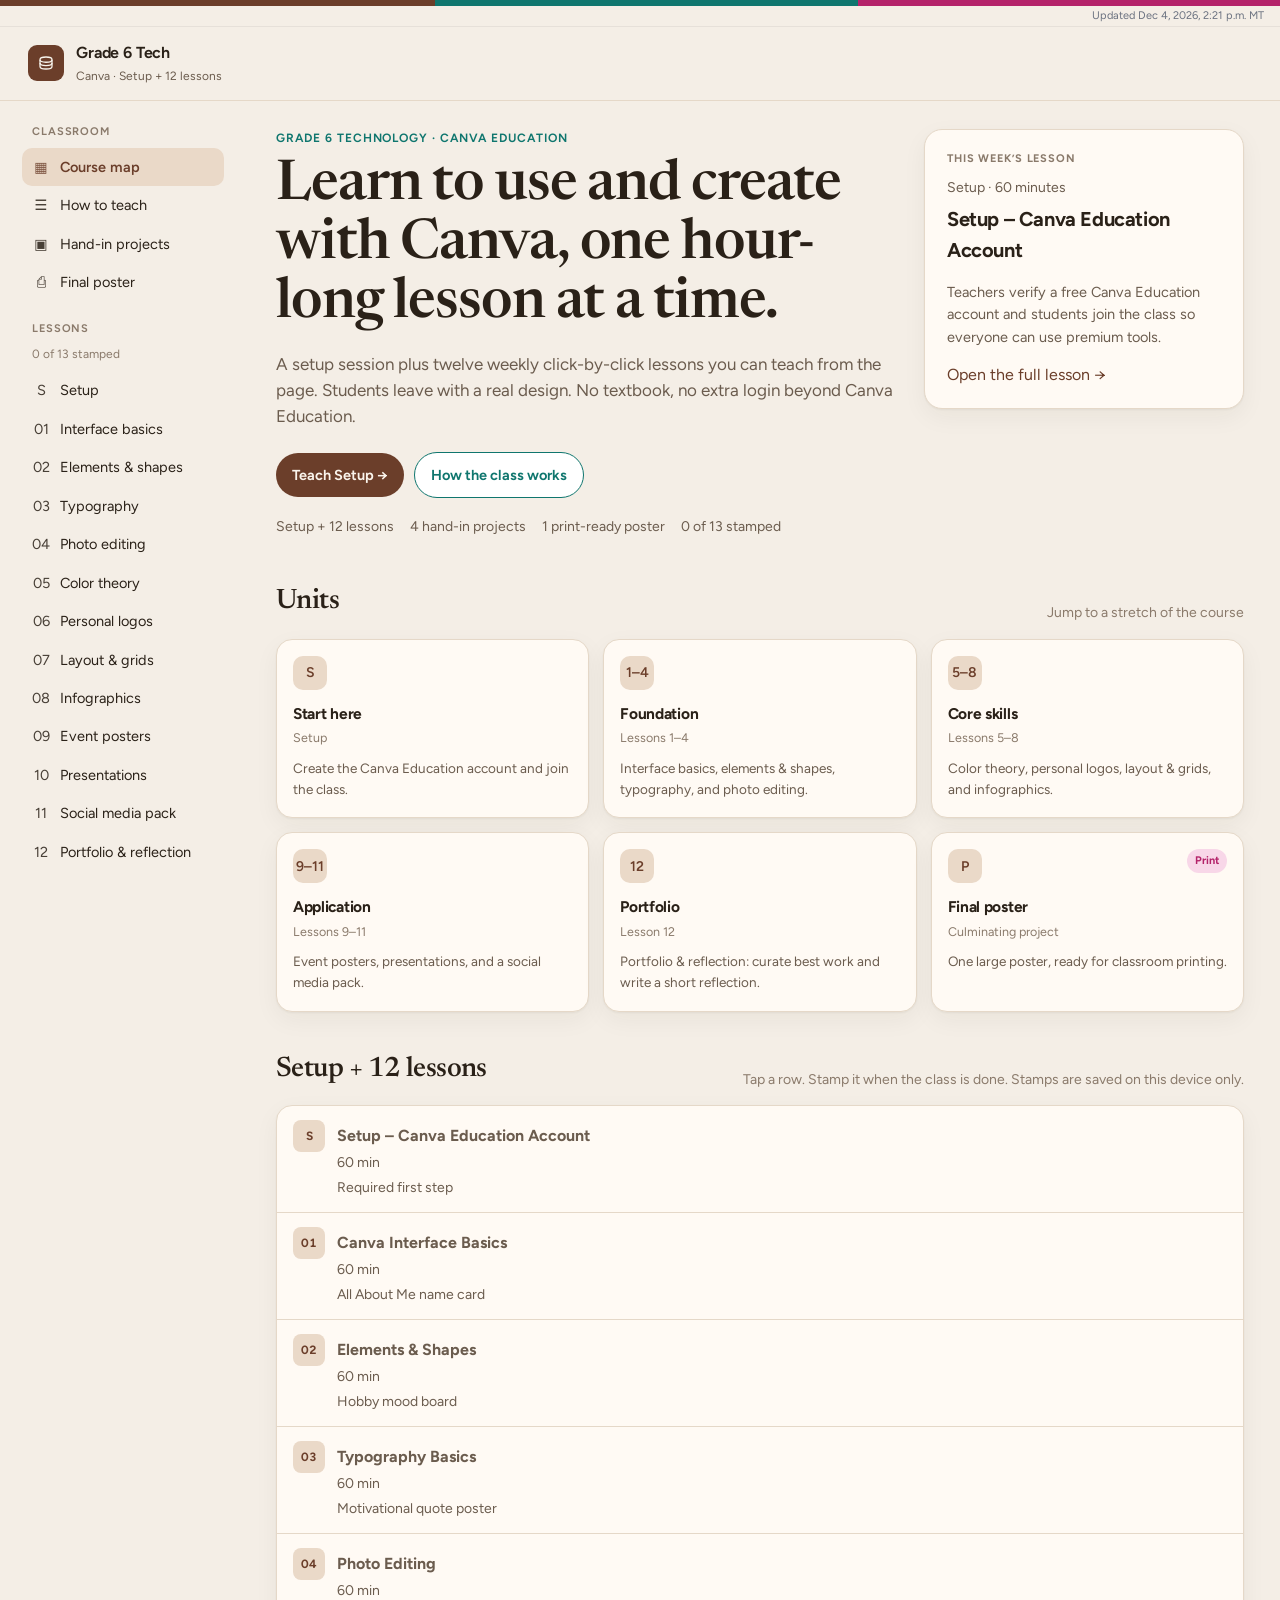
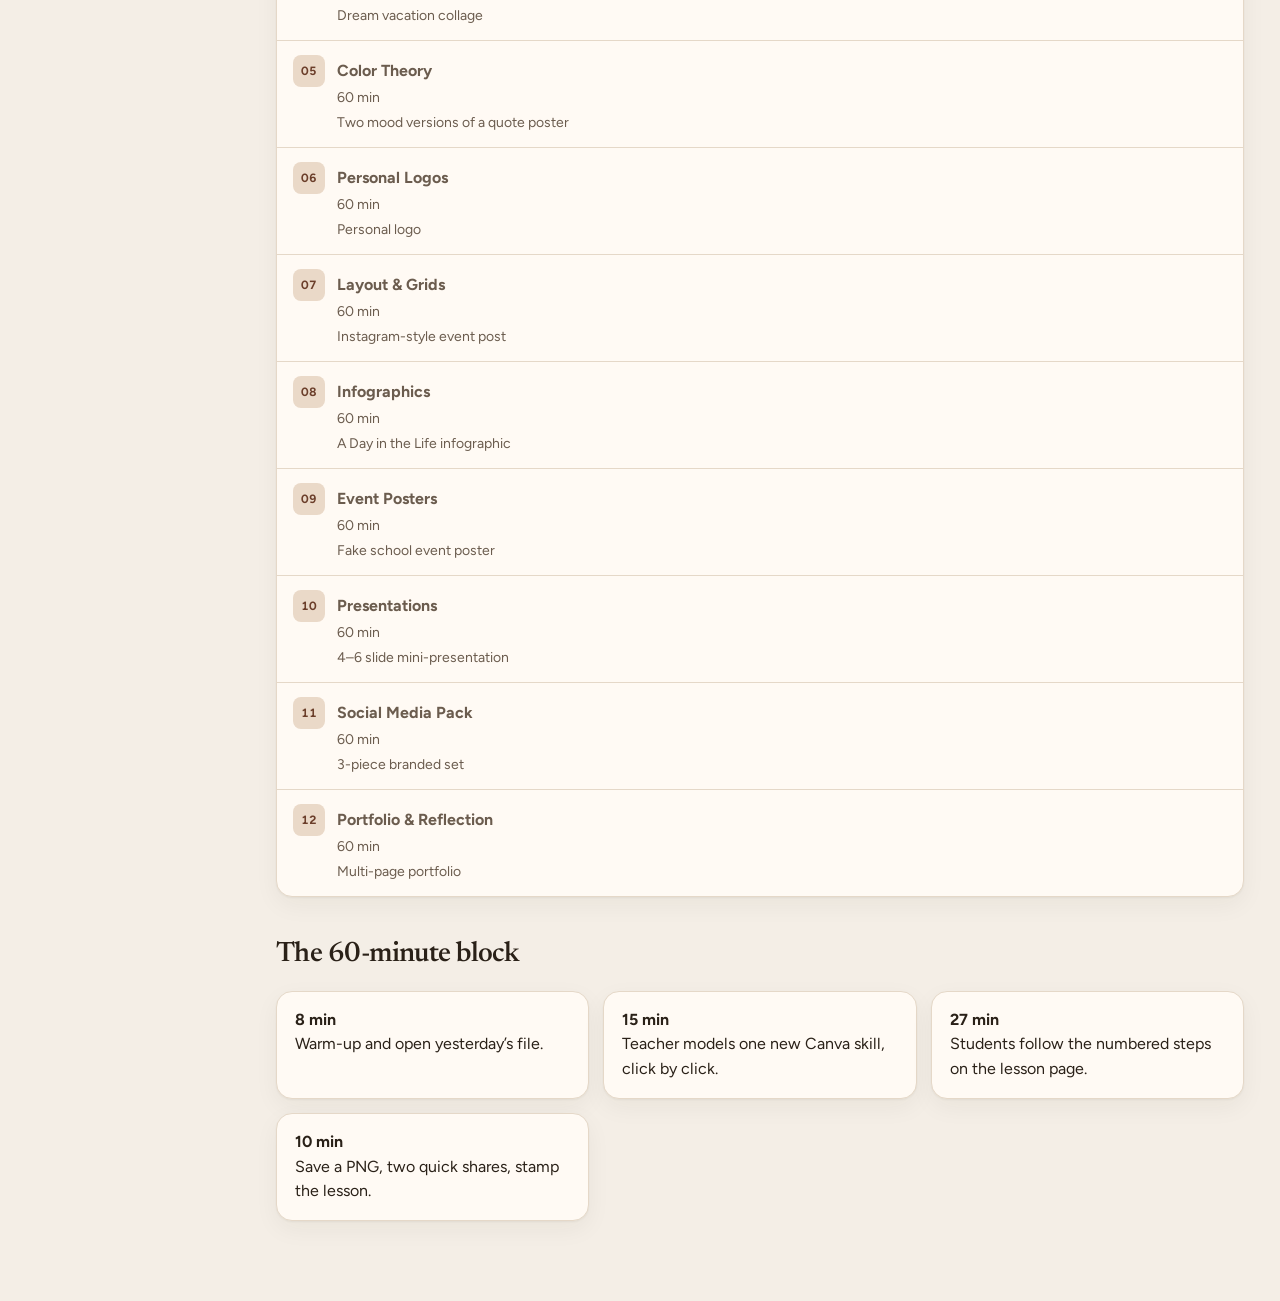
<file: index.html>
<!DOCTYPE html>
<html lang="en">
<head>
  <meta charset="UTF-8" />
  <meta name="viewport" content="width=device-width, initial-scale=1.0" />
  <title>Grade 6 Tech · Canva</title>
  <link rel="icon" href="favicon.svg" type="image/svg+xml" />
  <link rel="preconnect" href="https://fonts.googleapis.com" />
  <link href="https://fonts.googleapis.com/css2?family=Figtree:wght@400;500;600;650;700&family=Newsreader:opsz,wght@6..72,500;6..72,560;6..72,650&display=swap" rel="stylesheet" />
  <link rel="stylesheet" href="styles.css" />
  <link rel="stylesheet" href="palette.css" />
</head>
<body>
  <div id="app">
    <noscript>
      <p class="note" style="margin-top:0;">JavaScript is off, so stamps, checkable steps, and the sidebar are hidden. The lesson list below still works, but each lesson page needs JavaScript to show its steps.</p>
    </noscript>
    <div class="hero-grid">
      <div>
        <p class="kicker">Grade 6 Technology · Canva Education</p>
        <h1>Learn to use and create with Canva, one hour-long lesson at a time.</h1>
        <p class="lead">A setup session plus twelve weekly click-by-click lessons you can teach from the page. Students leave with a real design. No textbook, no extra login beyond Canva Education.</p>
        <div class="actions">
          <a class="btn btn-primary" id="teach-now" href="lesson.html?n=0">Teach Setup →</a>
          <a class="btn btn-ghost" href="how-to.html">How the class works</a>
        </div>
        <div class="meta-row">
          <span>Setup + 12 lessons</span>
          <span>4 hand-in projects</span>
          <span>1 print-ready poster</span>
          <span id="stamp-meta">0 of 13 stamped</span>
        </div>
      </div>
      <aside class="panel" id="this-week">
        <div class="soft-kicker">Start here</div>
        <div class="week-meta">Setup · 60 minutes</div>
        <h3>Setup – Canva Education Account</h3>
        <p>Teachers verify a free Canva Education account and students join the class so everyone can use premium tools.</p>
        <a href="lesson.html?n=0">Open Setup →</a>
      </aside>
    </div>

    <div style="display:flex;align-items:end;justify-content:space-between;gap:12px;margin-top:42px;">
      <h2 style="margin:0;">Units</h2>
      <div style="color:var(--subtle);font-size:14px;">Jump to a stretch of the course</div>
    </div>
    <div class="cards" style="margin-top:16px;">
      <a class="card" href="lesson.html?n=0">
        <div class="card-top"><div class="icon-pill">S</div></div>
        <h3>Start here</h3>
        <div class="weeks">Setup</div>
        <p>Create the Canva Education account and join the class.</p>
      </a>
      <a class="card" href="lesson.html?n=1">
        <div class="card-top"><div class="icon-pill">1–4</div></div>
        <h3>Foundation</h3>
        <div class="weeks">Lessons 1–4</div>
        <p>Interface basics, elements &amp; shapes, typography, and photo editing.</p>
      </a>
      <a class="card" href="lesson.html?n=5">
        <div class="card-top"><div class="icon-pill">5–8</div></div>
        <h3>Core skills</h3>
        <div class="weeks">Lessons 5–8</div>
        <p>Color theory, personal logos, layout &amp; grids, and infographics.</p>
      </a>
      <a class="card" href="lesson.html?n=9">
        <div class="card-top"><div class="icon-pill">9–11</div></div>
        <h3>Application</h3>
        <div class="weeks">Lessons 9–11</div>
        <p>Event posters, presentations, and a social media pack.</p>
      </a>
      <a class="card" href="lesson.html?n=12">
        <div class="card-top"><div class="icon-pill">12</div></div>
        <h3>Portfolio</h3>
        <div class="weeks">Lesson 12</div>
        <p>Portfolio &amp; reflection: curate best work and write a short reflection.</p>
      </a>
      <a class="card" href="final.html">
        <div class="card-top"><div class="icon-pill">P</div><span class="badge">Print</span></div>
        <h3>Final poster</h3>
        <div class="weeks">Culminating project</div>
        <p>One large poster, ready for classroom printing.</p>
      </a>
    </div>

    <div style="display:flex;align-items:end;justify-content:space-between;gap:12px;margin-top:36px;">
      <h2 style="margin:0;">Setup + 12 lessons</h2>
      <div style="color:var(--subtle);font-size:14px;">Tap a row. Stamp it when the class is done. Stamps are saved on this device only.</div>
    </div>
    <div class="lesson-list" id="lesson-list" style="margin-top:14px;">
      <!-- static-lesson-list:start -->
      <a class="lesson-row " href="lesson.html?n=0">
        <span class="step-num">S</span>
        <span class="step-body">
          <span class="row-top"><strong>Setup – Canva Education Account</strong><span class="mins">60 min</span></span>
          <span class="muted">Required first step</span>
        </span>
      </a>
      <a class="lesson-row bordered" href="lesson.html?n=1">
        <span class="step-num">01</span>
        <span class="step-body">
          <span class="row-top"><strong>Canva Interface Basics</strong><span class="mins">60 min</span></span>
          <span class="muted">All About Me name card</span>
        </span>
      </a>
      <a class="lesson-row bordered" href="lesson.html?n=2">
        <span class="step-num">02</span>
        <span class="step-body">
          <span class="row-top"><strong>Elements &amp; Shapes</strong><span class="mins">60 min</span></span>
          <span class="muted">Hobby mood board</span>
        </span>
      </a>
      <a class="lesson-row bordered" href="lesson.html?n=3">
        <span class="step-num">03</span>
        <span class="step-body">
          <span class="row-top"><strong>Typography Basics</strong><span class="mins">60 min</span></span>
          <span class="muted">Motivational quote poster</span>
        </span>
      </a>
      <a class="lesson-row bordered" href="lesson.html?n=4">
        <span class="step-num">04</span>
        <span class="step-body">
          <span class="row-top"><strong>Photo Editing</strong><span class="mins">60 min</span></span>
          <span class="muted">Dream vacation collage</span>
        </span>
      </a>
      <a class="lesson-row bordered" href="lesson.html?n=5">
        <span class="step-num">05</span>
        <span class="step-body">
          <span class="row-top"><strong>Color Theory</strong><span class="mins">60 min</span></span>
          <span class="muted">Two mood versions of a quote poster</span>
        </span>
      </a>
      <a class="lesson-row bordered" href="lesson.html?n=6">
        <span class="step-num">06</span>
        <span class="step-body">
          <span class="row-top"><strong>Personal Logos</strong><span class="mins">60 min</span></span>
          <span class="muted">Personal logo</span>
        </span>
      </a>
      <a class="lesson-row bordered" href="lesson.html?n=7">
        <span class="step-num">07</span>
        <span class="step-body">
          <span class="row-top"><strong>Layout &amp; Grids</strong><span class="mins">60 min</span></span>
          <span class="muted">Instagram-style event post</span>
        </span>
      </a>
      <a class="lesson-row bordered" href="lesson.html?n=8">
        <span class="step-num">08</span>
        <span class="step-body">
          <span class="row-top"><strong>Infographics</strong><span class="mins">60 min</span></span>
          <span class="muted">A Day in the Life infographic</span>
        </span>
      </a>
      <a class="lesson-row bordered" href="lesson.html?n=9">
        <span class="step-num">09</span>
        <span class="step-body">
          <span class="row-top"><strong>Event Posters</strong><span class="mins">60 min</span></span>
          <span class="muted">Fake school event poster</span>
        </span>
      </a>
      <a class="lesson-row bordered" href="lesson.html?n=10">
        <span class="step-num">10</span>
        <span class="step-body">
          <span class="row-top"><strong>Presentations</strong><span class="mins">60 min</span></span>
          <span class="muted">4–6 slide mini-presentation</span>
        </span>
      </a>
      <a class="lesson-row bordered" href="lesson.html?n=11">
        <span class="step-num">11</span>
        <span class="step-body">
          <span class="row-top"><strong>Social Media Pack</strong><span class="mins">60 min</span></span>
          <span class="muted">3-piece branded set</span>
        </span>
      </a>
      <a class="lesson-row bordered" href="lesson.html?n=12">
        <span class="step-num">12</span>
        <span class="step-body">
          <span class="row-top"><strong>Portfolio &amp; Reflection</strong><span class="mins">60 min</span></span>
          <span class="muted">Multi-page portfolio</span>
        </span>
      </a>
      <!-- static-lesson-list:end -->
    </div>

    <h2>The 60-minute block</h2>
    <div class="cards">
      <div class="note" style="margin:0;"><strong>8 min</strong><br>Warm-up and open yesterday’s file.</div>
      <div class="note" style="margin:0;"><strong>15 min</strong><br>Teacher models one new Canva skill, click by click.</div>
      <div class="note" style="margin:0;"><strong>27 min</strong><br>Students follow the numbered steps on the lesson page.</div>
      <div class="note" style="margin:0;"><strong>10 min</strong><br>Save a PNG, two quick shares, stamp the lesson.</div>
    </div>
  </div>
  <script src="lessons-a1.js"></script>
  <script src="lessons-a2.js"></script>
  <script src="lessons-b.js"></script>
  <script src="data.js"></script>
  <script src="app.js"></script>
</body>
</html>
</file>
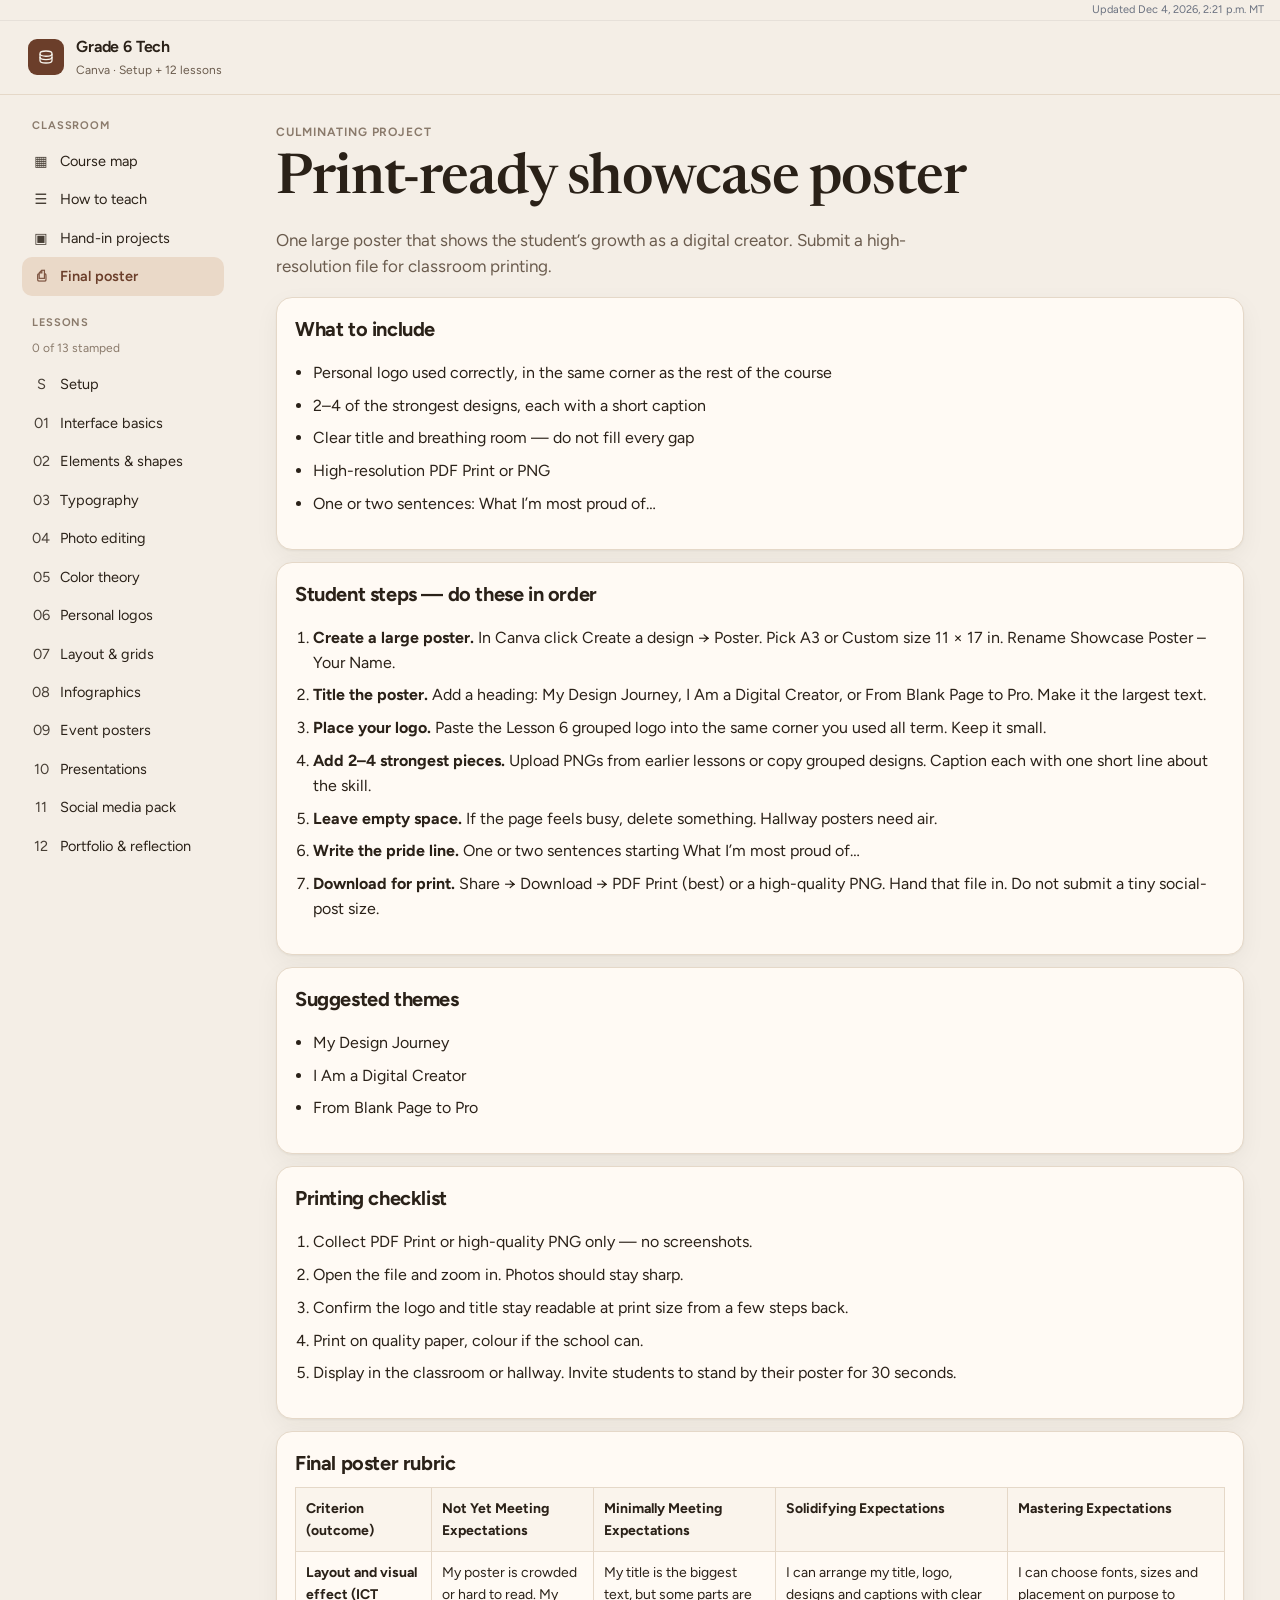
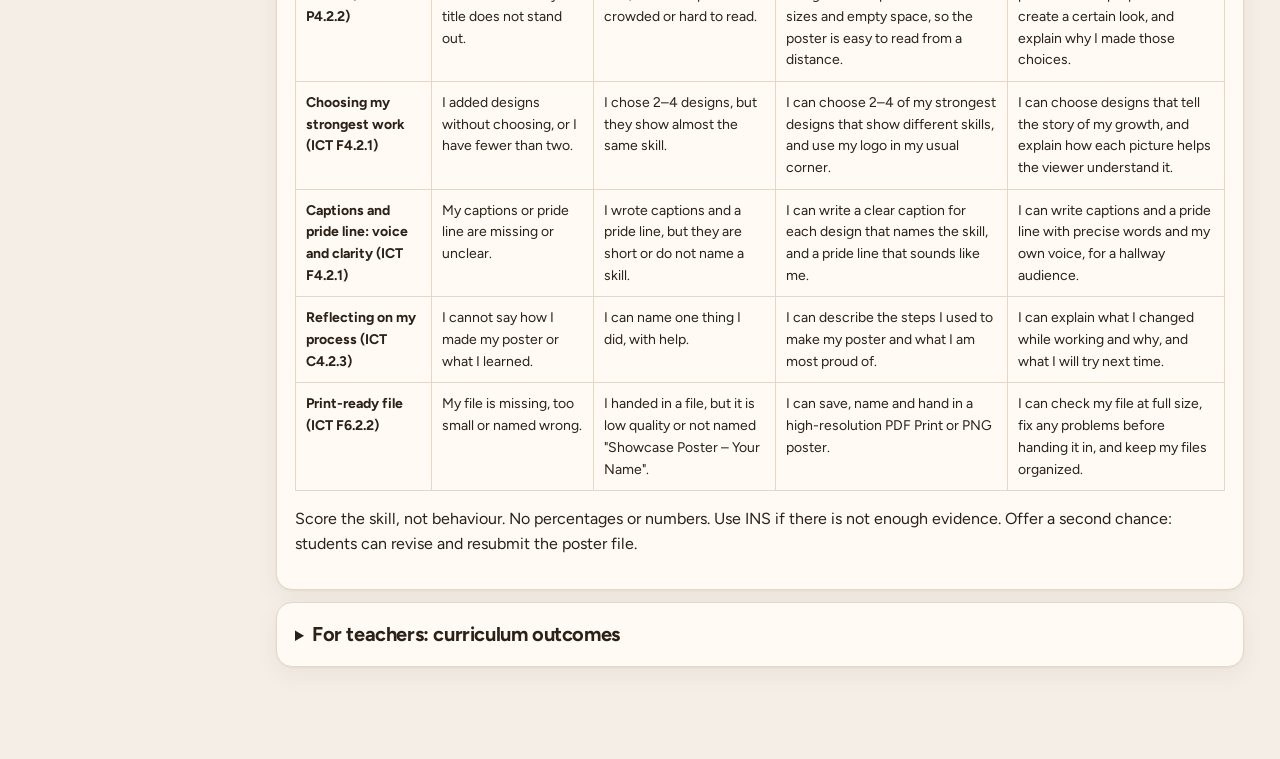
<file: final.html>
<!DOCTYPE html>
<html lang="en">
<head>
  <meta charset="UTF-8" />
  <meta name="viewport" content="width=device-width, initial-scale=1.0" />
  <title>Final poster · Grade 6 Tech</title>
  <link rel="icon" href="favicon.svg" type="image/svg+xml" />
  <link rel="preconnect" href="https://fonts.googleapis.com" />
  <link href="https://fonts.googleapis.com/css2?family=Figtree:wght@400;500;600;650;700&family=Newsreader:opsz,wght@6..72,500;6..72,560;6..72,650&display=swap" rel="stylesheet" />
  <link rel="stylesheet" href="styles.css" />
</head>
<body>
  <div id="app">
    <p class="kicker">Culminating project</p>
    <h1>Print-ready showcase poster</h1>
    <p class="lead">One large poster that shows the student’s growth as a digital creator. Submit a high-resolution file for classroom printing.</p>
    <div class="note">
      <h3>What to include</h3>
      <ul>
        <li>Personal logo used correctly, in the same corner as the rest of the course</li>
        <li>2–4 of the strongest designs, each with a short caption</li>
        <li>Clear title and breathing room — do not fill every gap</li>
        <li>High-resolution PDF Print or PNG</li>
        <li>One or two sentences: What I’m most proud of…</li>
      </ul>
    </div>
    <div class="note">
      <h3>Student steps — do these in order</h3>
      <ol class="steps">
        <li><strong>Create a large poster.</strong> In Canva click Create a design → Poster. Pick A3 or Custom size 11 × 17 in. Rename Showcase Poster – Your Name.</li>
        <li><strong>Title the poster.</strong> Add a heading: My Design Journey, I Am a Digital Creator, or From Blank Page to Pro. Make it the largest text.</li>
        <li><strong>Place your logo.</strong> Paste the Lesson 6 grouped logo into the same corner you used all term. Keep it small.</li>
        <li><strong>Add 2–4 strongest pieces.</strong> Upload PNGs from earlier lessons or copy grouped designs. Caption each with one short line about the skill.</li>
        <li><strong>Leave empty space.</strong> If the page feels busy, delete something. Hallway posters need air.</li>
        <li><strong>Write the pride line.</strong> One or two sentences starting What I’m most proud of…</li>
        <li><strong>Download for print.</strong> Share → Download → PDF Print (best) or a high-quality PNG. Hand that file in. Do not submit a tiny social-post size.</li>
      </ol>
    </div>
    <div class="note">
      <h3>Suggested themes</h3>
      <ul>
        <li>My Design Journey</li>
        <li>I Am a Digital Creator</li>
        <li>From Blank Page to Pro</li>
      </ul>
    </div>
    <div class="note">
      <h3>Printing checklist</h3>
      <ol class="steps">
        <li>Collect PDF Print or high-quality PNG only — no screenshots.</li>
        <li>Open the file and zoom in. Photos should stay sharp.</li>
        <li>Confirm the logo and title stay readable at print size from a few steps back.</li>
        <li>Print on quality paper, colour if the school can.</li>
        <li>Display in the classroom or hallway. Invite students to stand by their poster for 30 seconds.</li>
      </ol>
    </div>
    <div class="note" id="rubric">
      <h3>Final poster rubric</h3>
      <div class="rubric-wrap">
        <table class="rubric">
          <thead><tr><th scope="col">Criterion (outcome)</th><th scope="col">Not Yet Meeting Expectations</th><th scope="col">Minimally Meeting Expectations</th><th scope="col">Solidifying Expectations</th><th scope="col">Mastering Expectations</th></tr></thead>
          <tbody>
          <tr><th scope="row"><strong>Layout and visual effect</strong> (ICT P4.2.2)</th><td data-level="Not Yet Meeting Expectations">My poster is crowded or hard to read. My title does not stand out.</td><td data-level="Minimally Meeting Expectations">My title is the biggest text, but some parts are crowded or hard to read.</td><td data-level="Solidifying Expectations">I can arrange my title, logo, designs and captions with clear sizes and empty space, so the poster is easy to read from a distance.</td><td data-level="Mastering Expectations">I can choose fonts, sizes and placement on purpose to create a certain look, and explain why I made those choices.</td></tr>
          <tr><th scope="row"><strong>Choosing my strongest work</strong> (ICT F4.2.1)</th><td data-level="Not Yet Meeting Expectations">I added designs without choosing, or I have fewer than two.</td><td data-level="Minimally Meeting Expectations">I chose 2–4 designs, but they show almost the same skill.</td><td data-level="Solidifying Expectations">I can choose 2–4 of my strongest designs that show different skills, and use my logo in my usual corner.</td><td data-level="Mastering Expectations">I can choose designs that tell the story of my growth, and explain how each picture helps the viewer understand it.</td></tr>
          <tr><th scope="row"><strong>Captions and pride line: voice and clarity</strong> (ICT F4.2.1)</th><td data-level="Not Yet Meeting Expectations">My captions or pride line are missing or unclear.</td><td data-level="Minimally Meeting Expectations">I wrote captions and a pride line, but they are short or do not name a skill.</td><td data-level="Solidifying Expectations">I can write a clear caption for each design that names the skill, and a pride line that sounds like me.</td><td data-level="Mastering Expectations">I can write captions and a pride line with precise words and my own voice, for a hallway audience.</td></tr>
          <tr><th scope="row"><strong>Reflecting on my process</strong> (ICT C4.2.3)</th><td data-level="Not Yet Meeting Expectations">I cannot say how I made my poster or what I learned.</td><td data-level="Minimally Meeting Expectations">I can name one thing I did, with help.</td><td data-level="Solidifying Expectations">I can describe the steps I used to make my poster and what I am most proud of.</td><td data-level="Mastering Expectations">I can explain what I changed while working and why, and what I will try next time.</td></tr>
          <tr><th scope="row"><strong>Print-ready file</strong> (ICT F6.2.2)</th><td data-level="Not Yet Meeting Expectations">My file is missing, too small or named wrong.</td><td data-level="Minimally Meeting Expectations">I handed in a file, but it is low quality or not named "Showcase Poster – Your Name".</td><td data-level="Solidifying Expectations">I can save, name and hand in a high-resolution PDF Print or PNG poster.</td><td data-level="Mastering Expectations">I can check my file at full size, fix any problems before handing it in, and keep my files organized.</td></tr>
          </tbody>
        </table>
      </div>
      <p>Score the skill, not behaviour. No percentages or numbers. Use INS if there is not enough evidence. Offer a second chance: students can revise and resubmit the poster file.</p>
    </div>
    <details class="note teacher-details" id="curriculum-outcomes">
      <summary><h3>For teachers: curriculum outcomes</h3></summary>
      <div class="teacher-body">
        <p><strong>ICT, Division 2 (working toward)</strong> (ICT K–12 Program of Studies, 2000–2003, https://curriculum.learnalberta.ca/cdn/assets/public/e6fa142a-67a9-5b77-bea5-ba27756a0247/ictpos.pdf)</p>
        <ul>
          <li>ICT Division 2: P4.2.2 – "vary font size and font style, and placement of text and graphics, in order to create a certain visual effect"</li>
          <li>ICT Division 2: F4.2.1 – "recognize that graphics, video and sound enhance communication"</li>
          <li>ICT Division 2: C4.2.3 – "reflect on and describe the processes involved in completing a project"</li>
          <li>ICT Division 2: F6.2.2 – "use and organize files and directories"</li>
        </ul>
      </div>
    </details>
  </div>
  <script src="lessons-a1.js"></script>
  <script src="lessons-a2.js"></script>
  <script src="lessons-b.js"></script>
  <script src="data.js"></script>
  <script src="app.js"></script>
</body>
</html>
</file>
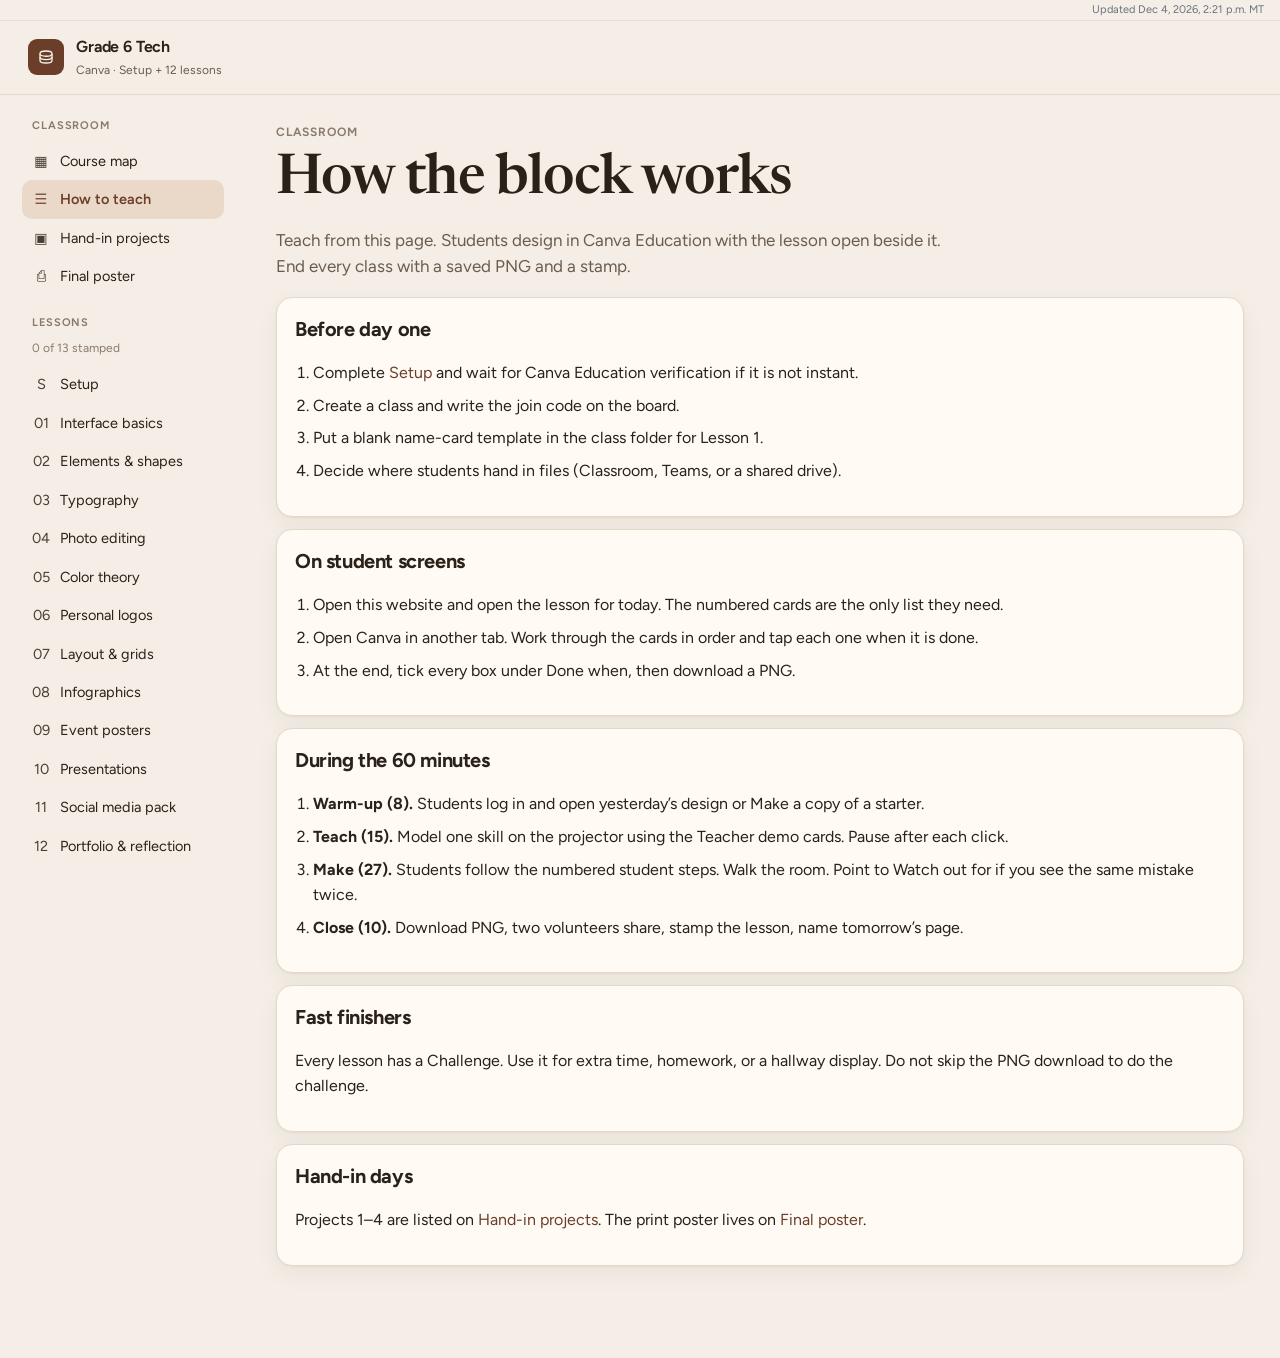
<file: how-to.html>
<!DOCTYPE html>
<html lang="en">
<head>
  <meta charset="UTF-8" />
  <meta name="viewport" content="width=device-width, initial-scale=1.0" />
  <title>How to teach · Grade 6 Tech</title>
  <link rel="icon" href="favicon.svg" type="image/svg+xml" />
  <link rel="preconnect" href="https://fonts.googleapis.com" />
  <link href="https://fonts.googleapis.com/css2?family=Figtree:wght@400;500;600;650;700&family=Newsreader:opsz,wght@6..72,500;6..72,560;6..72,650&display=swap" rel="stylesheet" />
  <link rel="stylesheet" href="styles.css" />
</head>
<body>
  <div id="app">
    <p class="kicker">Classroom</p>
    <h1>How the block works</h1>
    <p class="lead">Teach from this page. Students design in Canva Education with the lesson open beside it. End every class with a saved PNG and a stamp.</p>
    <div class="note">
      <h3>Before day one</h3>
      <ol class="steps">
        <li>Complete <a href="lesson.html?n=0">Setup</a> and wait for Canva Education verification if it is not instant.</li>
        <li>Create a class and write the join code on the board.</li>
        <li>Put a blank name-card template in the class folder for Lesson 1.</li>
        <li>Decide where students hand in files (Classroom, Teams, or a shared drive).</li>
      </ol>
    </div>
    <div class="note">
      <h3>On student screens</h3>
      <ol class="steps">
        <li>Open this website and open the lesson for today. The numbered cards are the only list they need.</li>
        <li>Open Canva in another tab. Work through the cards in order and tap each one when it is done.</li>
        <li>At the end, tick every box under Done when, then download a PNG.</li>
      </ol>
    </div>
    <div class="note">
      <h3>During the 60 minutes</h3>
      <ol class="steps">
        <li><strong>Warm-up (8).</strong> Students log in and open yesterday’s design or Make a copy of a starter.</li>
        <li><strong>Teach (15).</strong> Model one skill on the projector using the Teacher demo cards. Pause after each click.</li>
        <li><strong>Make (27).</strong> Students follow the numbered student steps. Walk the room. Point to Watch out for if you see the same mistake twice.</li>
        <li><strong>Close (10).</strong> Download PNG, two volunteers share, stamp the lesson, name tomorrow’s page.</li>
      </ol>
    </div>
    <div class="note">
      <h3>Fast finishers</h3>
      <p>Every lesson has a Challenge. Use it for extra time, homework, or a hallway display. Do not skip the PNG download to do the challenge.</p>
    </div>
    <div class="note">
      <h3>Hand-in days</h3>
      <p>Projects 1–4 are listed on <a href="projects.html">Hand-in projects</a>. The print poster lives on <a href="final.html">Final poster</a>.</p>
    </div>
  </div>
  <script src="lessons-a1.js"></script>
  <script src="lessons-a2.js"></script>
  <script src="lessons-b.js"></script>
  <script src="data.js"></script>
  <script src="app.js"></script>
</body>
</html>
</file>
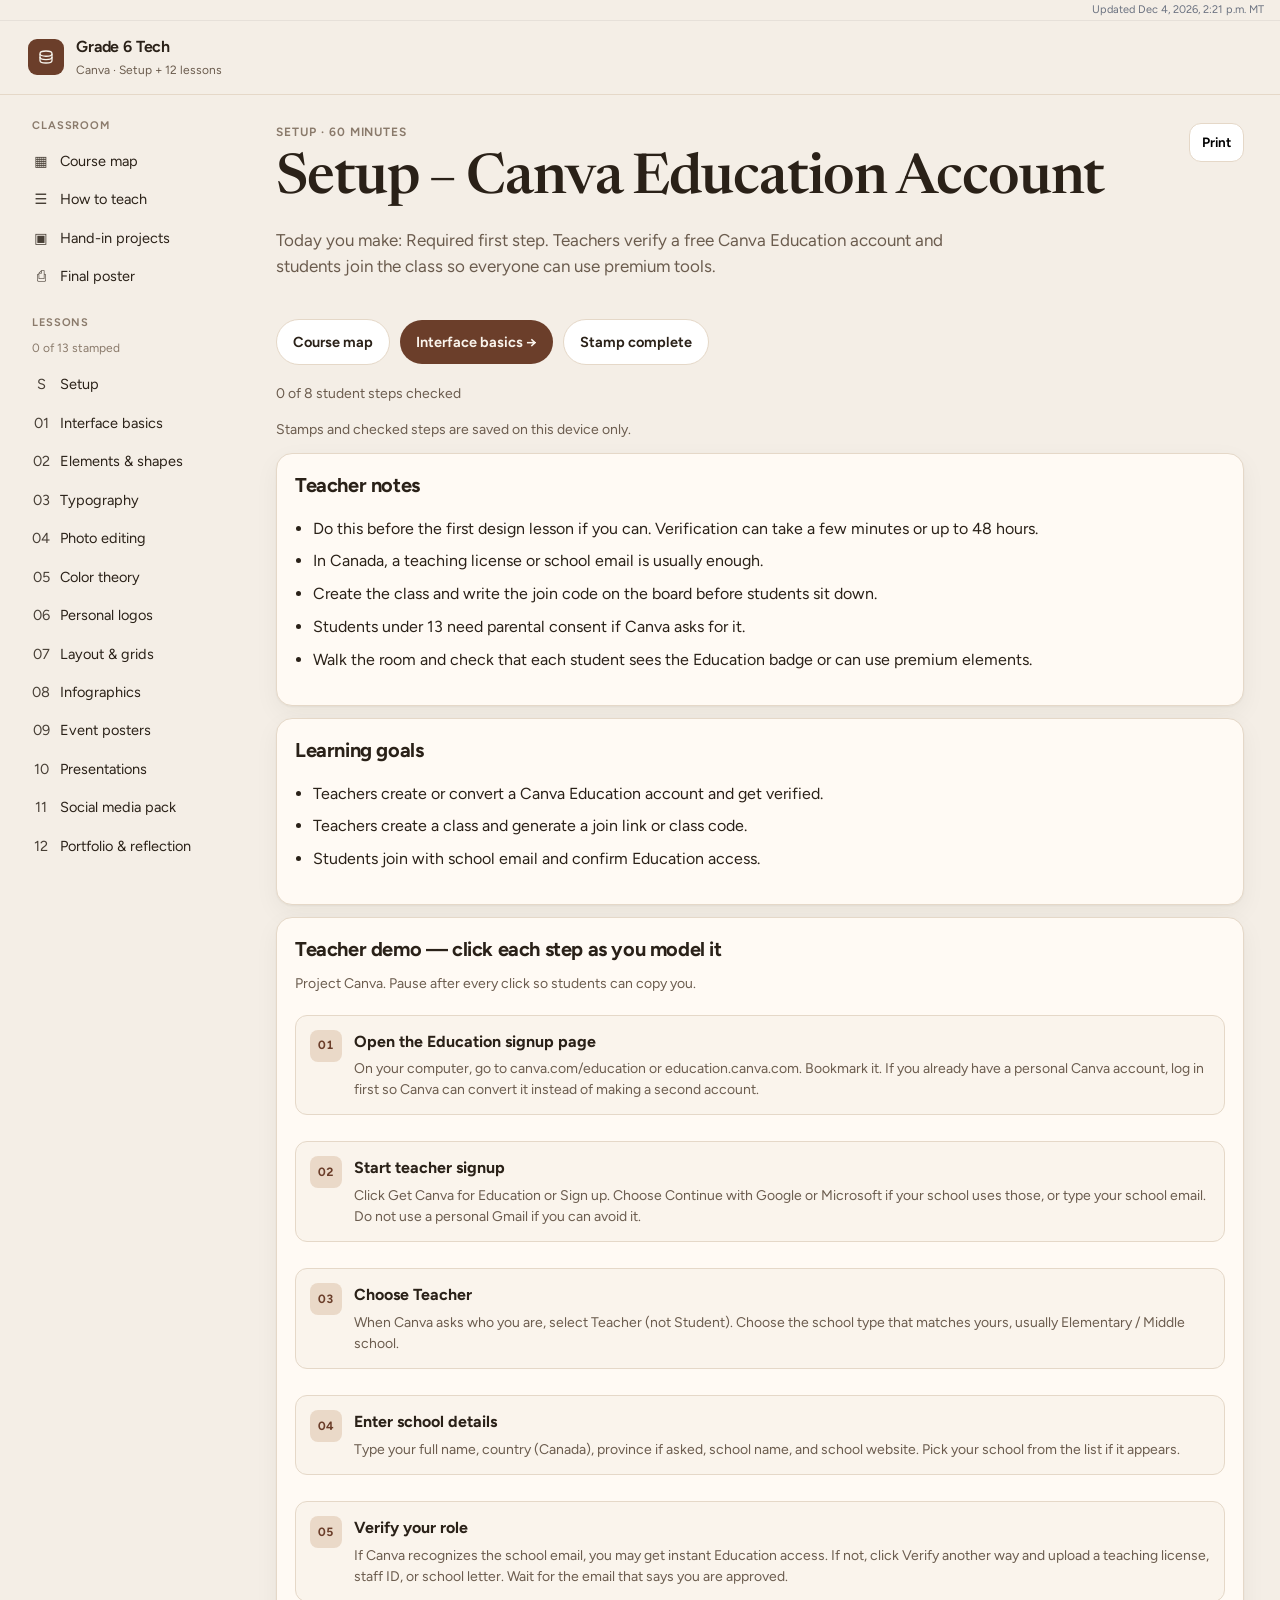
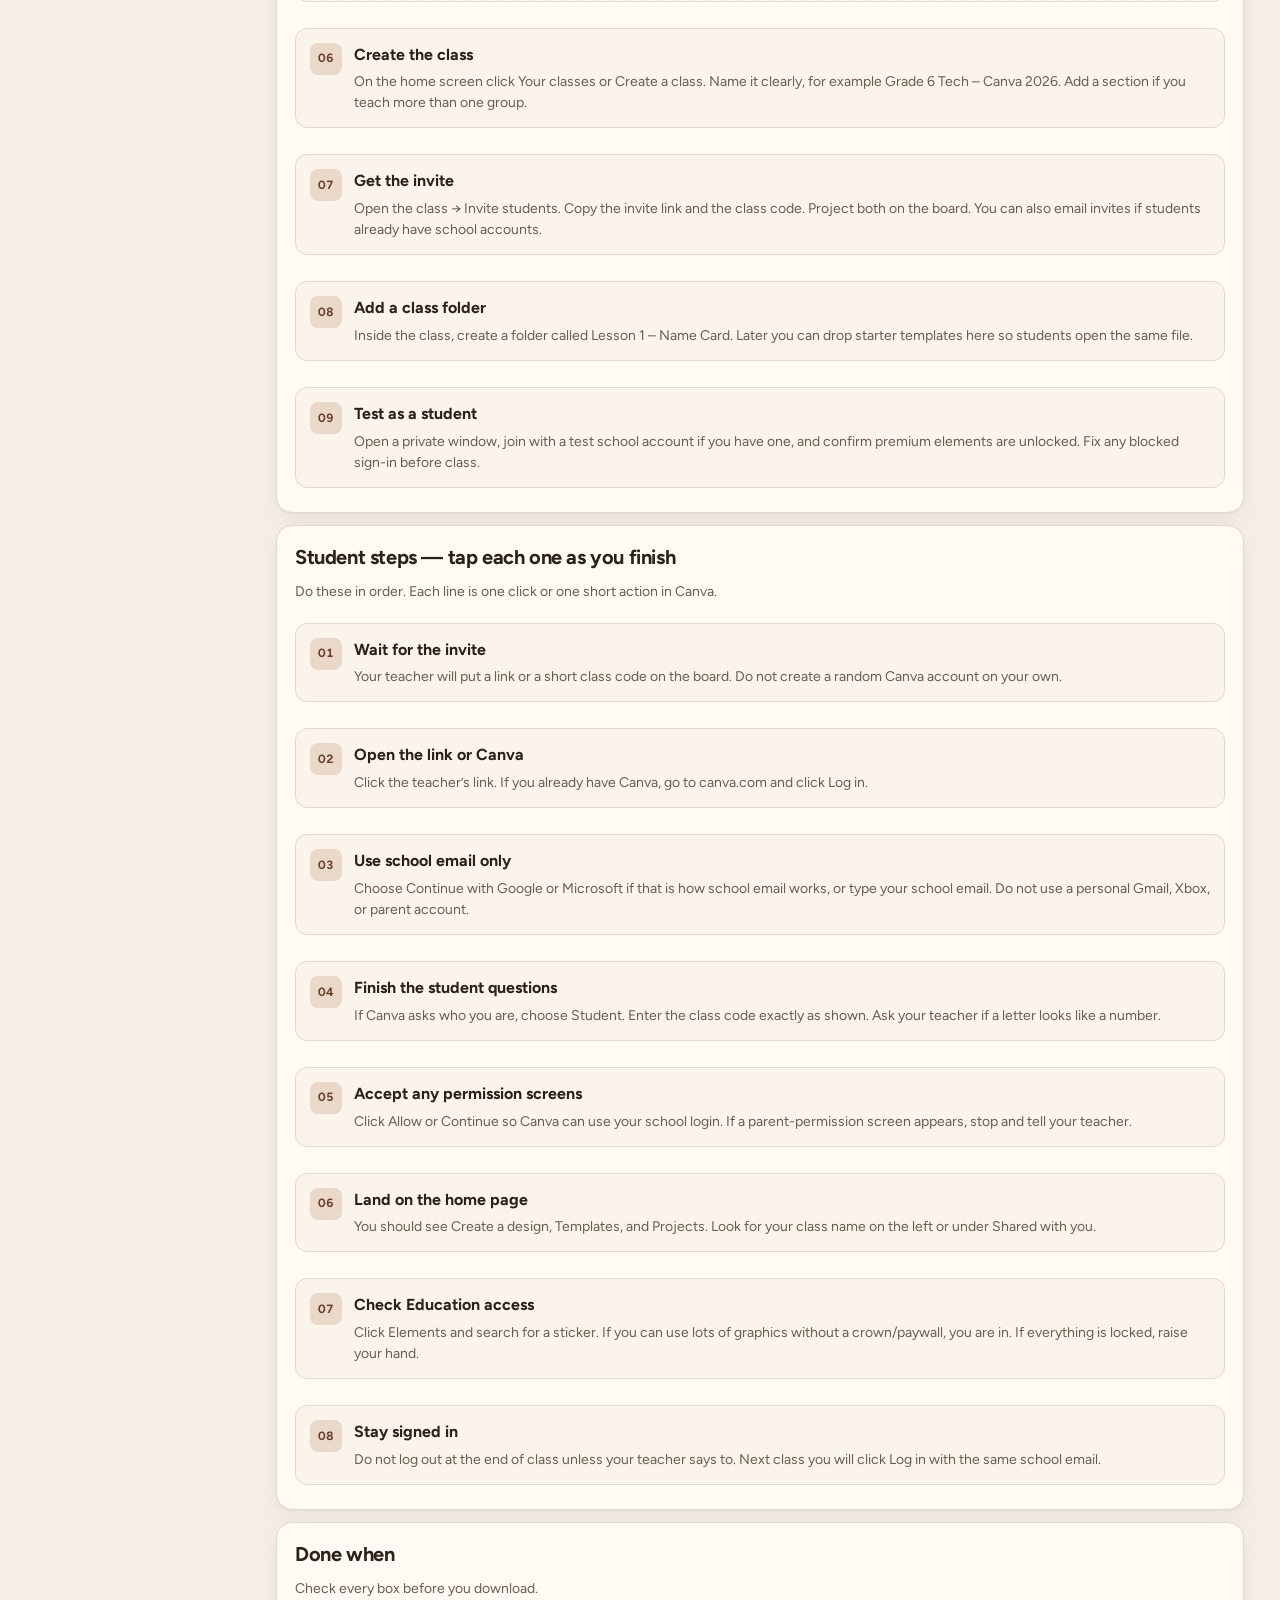
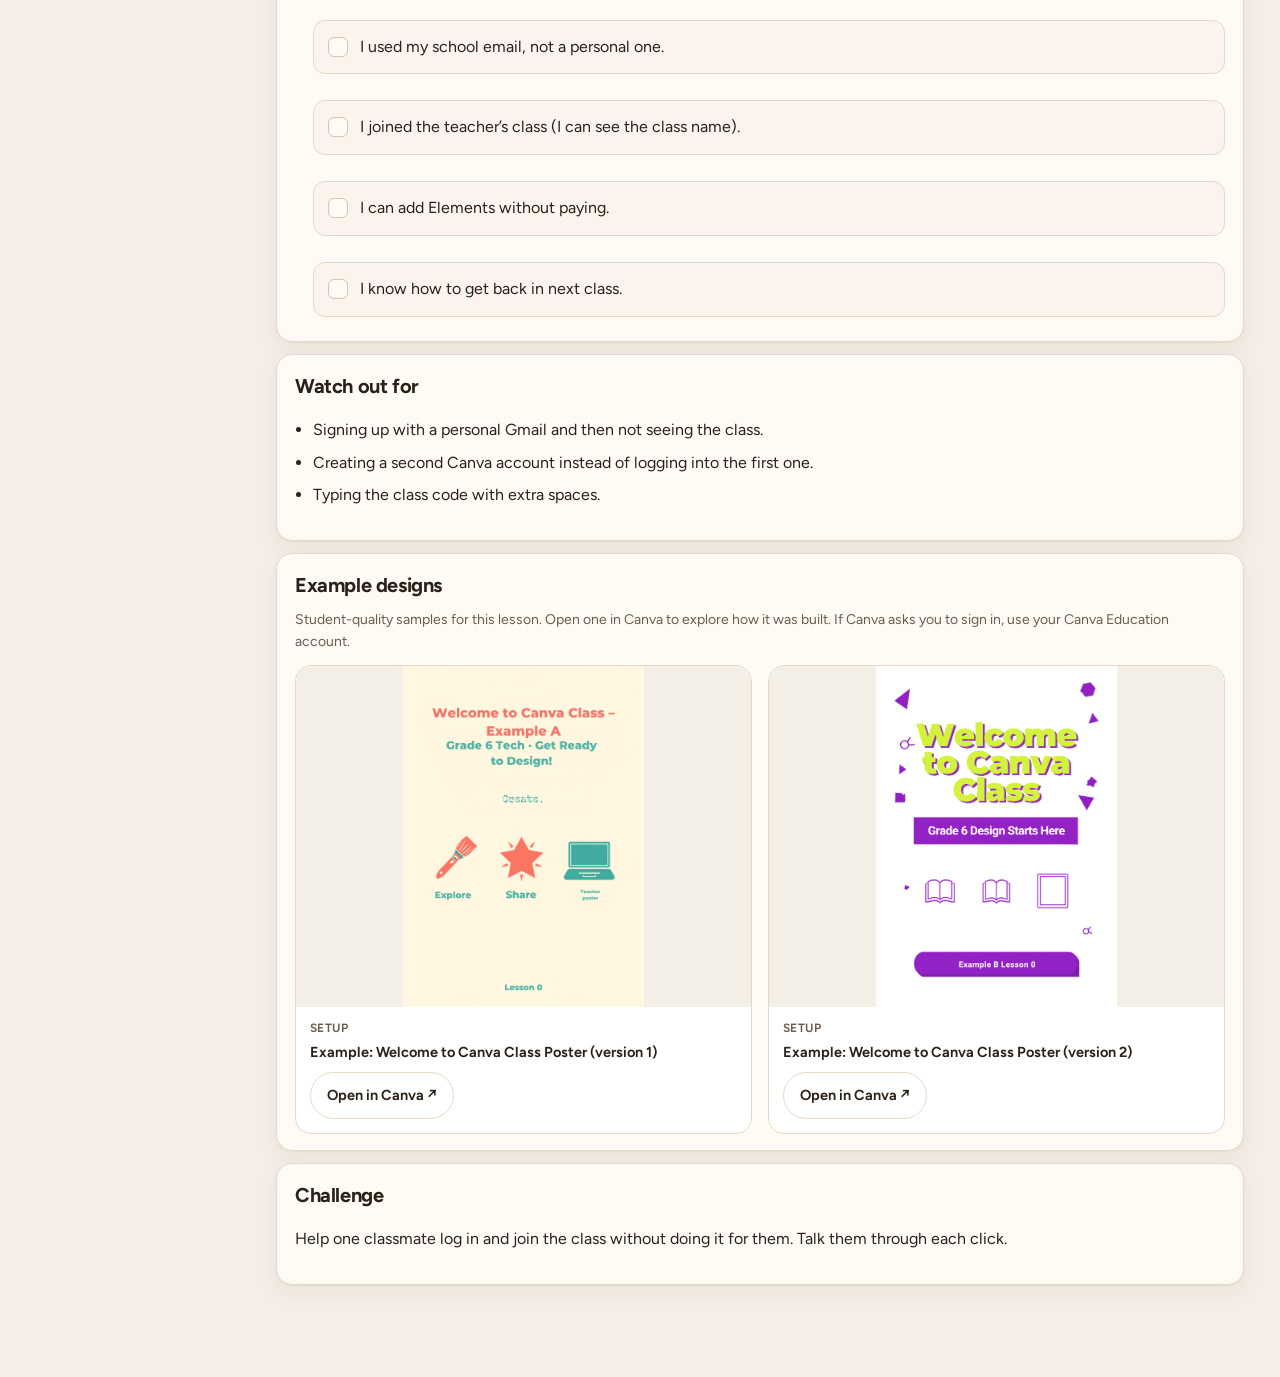
<file: lesson.html>
<!DOCTYPE html>
<html lang="en">
<head>
  <meta charset="UTF-8" />
  <meta name="viewport" content="width=device-width, initial-scale=1.0" />
  <title>Lesson · Grade 6 Tech</title>
  <link rel="icon" href="favicon.svg" type="image/svg+xml" />
  <link rel="preconnect" href="https://fonts.googleapis.com" />
  <link href="https://fonts.googleapis.com/css2?family=Figtree:wght@400;500;600;650;700&family=Newsreader:opsz,wght@6..72,500;6..72,560;6..72,650&display=swap" rel="stylesheet" />
  <link rel="stylesheet" href="styles.css" />
</head>
<body>
  <div id="app">
    <noscript>
      <h1>Lesson</h1>
      <p class="lead">This lesson page needs JavaScript to show its steps. Turn JavaScript on, or go back to the <a href="index.html">course map</a> for the full lesson list.</p>
    </noscript>
  </div>
  <script src="lessons-a1.js"></script>
  <script src="lessons-a2.js"></script>
  <script src="lessons-b.js"></script>
  <script src="data.js"></script>
  <script src="app.js"></script>
  <script>
    const n = Number(new URLSearchParams(location.search).get("n") || 0);
    const lesson = LESSONS.find((l) => l.n === n) || LESSONS[0];
    document.title = lesson.n === 0 ? `${lesson.title} · Grade 6 Tech` : `Lesson ${lesson.n} · ${lesson.title} · Grade 6 Tech`;
    const prev = LESSONS.find((l) => l.n === lesson.n - 1);
    const next = LESSONS.find((l) => l.n === lesson.n + 1);
    const p = lessonProgress(lesson.n);
    document.getElementById("app").innerHTML = `
      <div style="display:flex;justify-content:space-between;gap:16px;align-items:flex-start;">
        <div>
          <p class="kicker" id="lesson-kicker">${lessonLabel(lesson)} · ${lesson.minutes} minutes${p.stamped ? " · stamped" : ""}</p>
          <h1>${esc(lesson.title)}</h1>
          <p class="lead">Today you make: ${esc(lesson.project)}. ${esc(lesson.focus)}</p>
        </div>
        <div class="toolbar">
          <button class="ghost-btn" onclick="window.print()">Print</button>
        </div>
      </div>
      <div class="actions">
        ${prev ? `<a class="btn btn-ghost" href="lesson.html?n=${prev.n}">← ${esc(prev.short)}</a>` : `<a class="btn btn-ghost" href="index.html">Course map</a>`}
        ${next ? `<a class="btn btn-primary" href="lesson.html?n=${next.n}">${esc(next.short)} →</a>` : `<a class="btn btn-primary" href="final.html">Final poster →</a>`}
        <button type="button" class="btn ${p.stamped ? "btn-primary" : "btn-ghost"}" data-stamp="${lesson.n}">${p.stamped ? "Stamped complete" : "Stamp complete"}</button>
      </div>
      <p class="count" id="step-count">${p.steps.length} of ${lesson.studentSteps.length} student steps checked</p>
      <p class="hint saved-note" style="margin-top:-6px;">Stamps and checked steps are saved on this device only.</p>
      <div class="note">
        <h3>Teacher notes</h3>
        <ul>${lesson.teacher.map((t) => `<li>${esc(t)}</li>`).join("")}</ul>
      </div>
      <div class="note">
        <h3>Learning goals</h3>
        <ul>${lesson.goals.map((g) => `<li>${esc(g)}</li>`).join("")}</ul>
      </div>
      ${(lesson.teacherSteps || []).length ? `
      <div class="note">
        <h3>Teacher demo — click each step as you model it</h3>
        <p class="hint">Project Canva. Pause after every click so students can copy you.</p>
        ${stepCards(lesson.n, "demo", lesson.teacherSteps)}
      </div>` : ""}
      <div class="note">
        <h3>Student steps — tap each one as you finish</h3>
        <p class="hint">Do these in order. Each line is one click or one short action in Canva.</p>
        ${stepCards(lesson.n, "steps", lesson.studentSteps)}
      </div>
      <div class="note">
        <h3>Done when</h3>
        <p class="hint">Check every box before you download.</p>
        ${checkCards(lesson.n, lesson.checklist || [])}
      </div>
      <div class="note">
        <h3>Watch out for</h3>
        <ul>${(lesson.mistakes || []).map((c) => `<li>${esc(c)}</li>`).join("")}</ul>
      </div>
      ${exampleCards(lesson.examples)}
      <div class="note">
        <h3>Challenge</h3>
        <p>${esc(lesson.challenge)}</p>
      </div>
    `;
  </script>
</body>
</html>
</file>
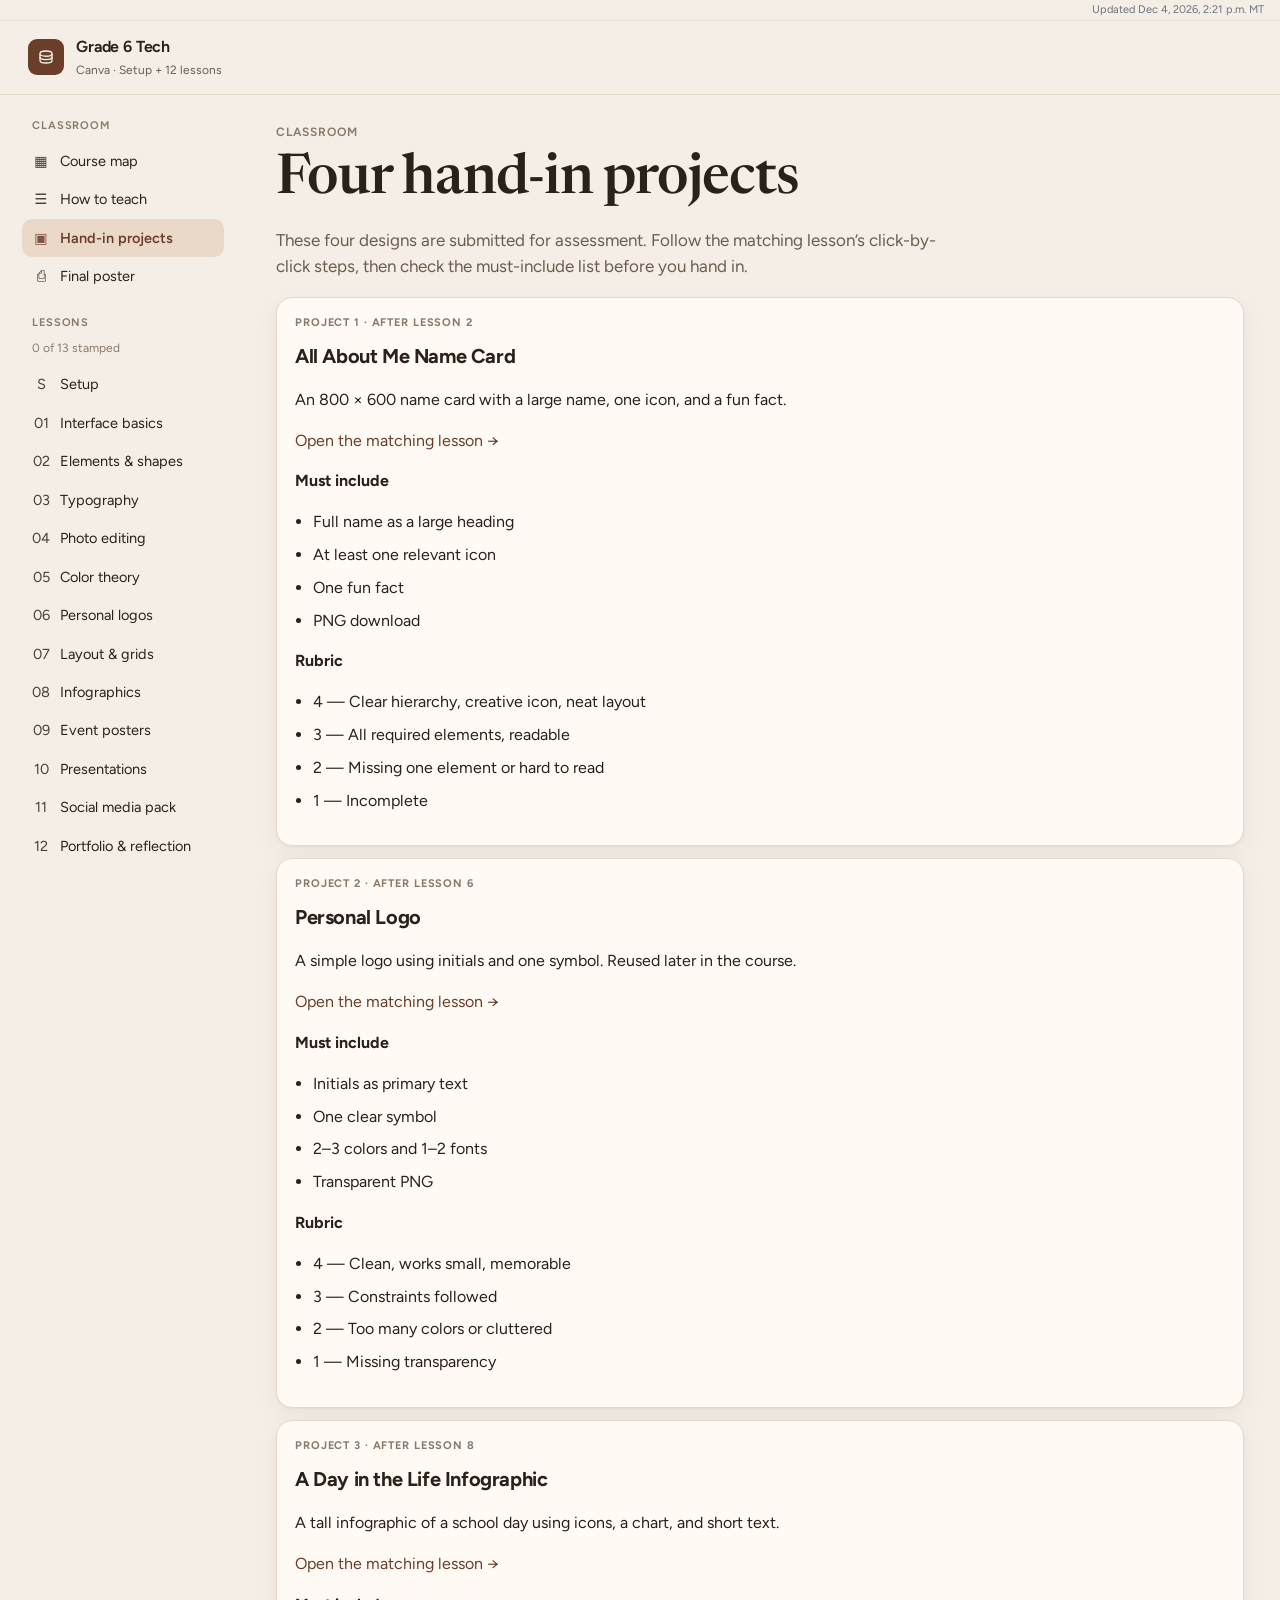
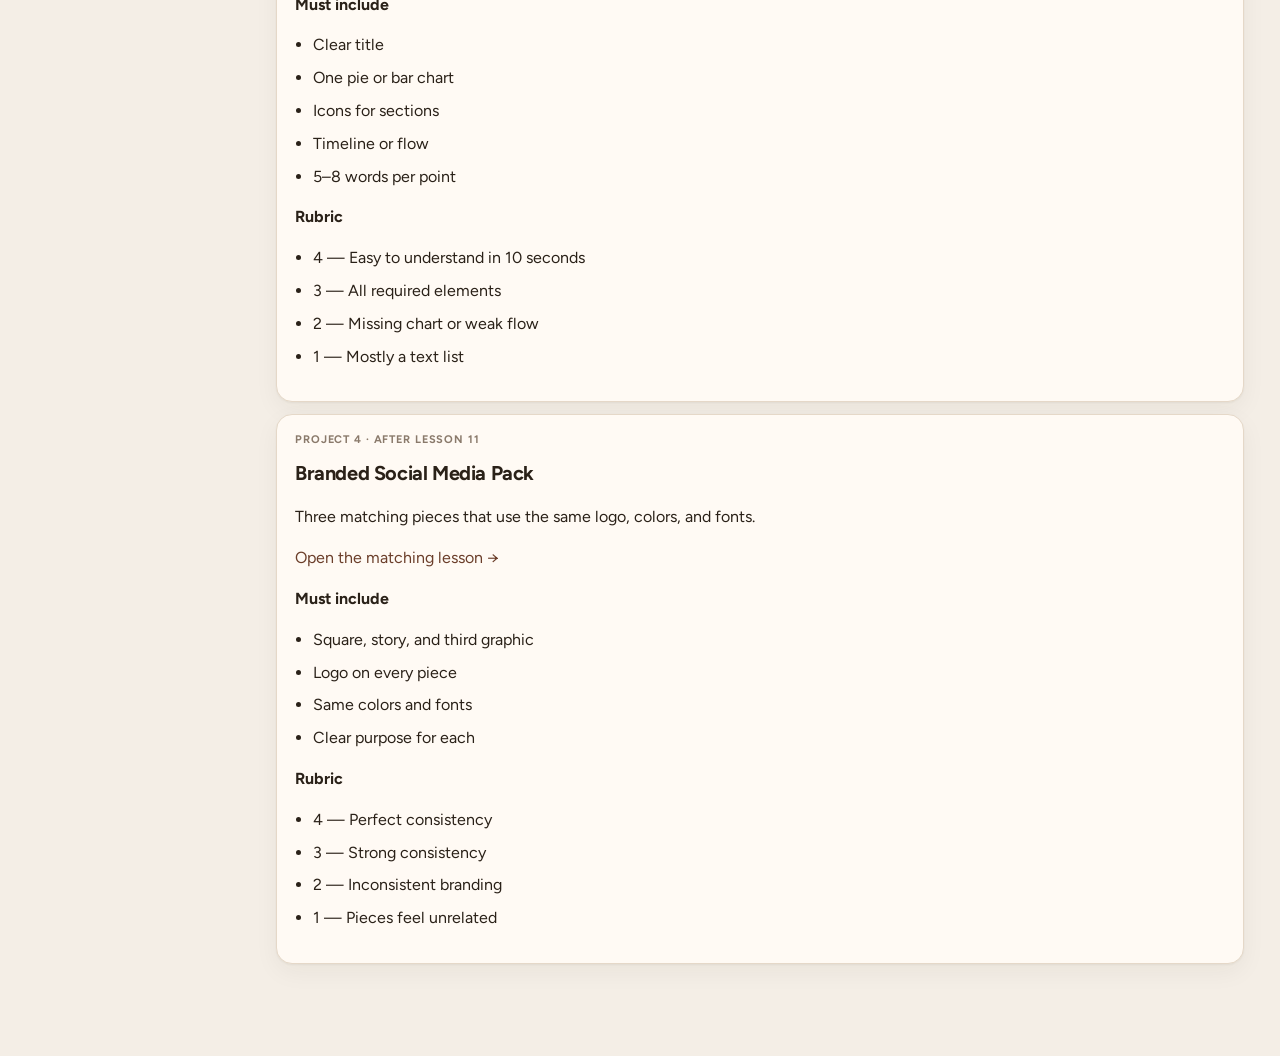
<file: projects.html>
<!DOCTYPE html>
<html lang="en">
<head>
  <meta charset="UTF-8" />
  <meta name="viewport" content="width=device-width, initial-scale=1.0" />
  <title>Hand-in projects · Grade 6 Tech</title>
  <link rel="icon" href="favicon.svg" type="image/svg+xml" />
  <link rel="preconnect" href="https://fonts.googleapis.com" />
  <link href="https://fonts.googleapis.com/css2?family=Figtree:wght@400;500;600;650;700&family=Newsreader:opsz,wght@6..72,500;6..72,560;6..72,650&display=swap" rel="stylesheet" />
  <link rel="stylesheet" href="styles.css" />
</head>
<body>
  <div id="app">
    <p class="kicker">Classroom</p>
    <h1>Four hand-in projects</h1>
    <p class="lead">These four designs are submitted for assessment. Follow the matching lesson’s click-by-click steps, then check the must-include list before you hand in.</p>
    <div id="project-list"></div>
  </div>
  <script src="lessons-a1.js"></script>
  <script src="lessons-a2.js"></script>
  <script src="lessons-b.js"></script>
  <script src="data.js"></script>
  <script src="app.js"></script>
  <script>
    const LESSON_FOR = { 1: 1, 2: 6, 3: 8, 4: 11 };
    document.getElementById("project-list").innerHTML = PROJECTS.map((p) => `
      <div class="note">
        <div class="soft-kicker">Project ${p.n} · ${esc(p.due)}</div>
        <h3>${esc(p.title)}</h3>
        <p>${esc(p.blurb)}</p>
        <p><a href="lesson.html?n=${LESSON_FOR[p.n]}">Open the matching lesson →</a></p>
        <p><strong>Must include</strong></p>
        <ul>${p.must.map((m) => `<li>${esc(m)}</li>`).join("")}</ul>
        <p><strong>Rubric</strong></p>
        <ul>${p.rubric.map((r) => `<li>${esc(r)}</li>`).join("")}</ul>
      </div>
    `).join("");
  </script>
</body>
</html>
</file>
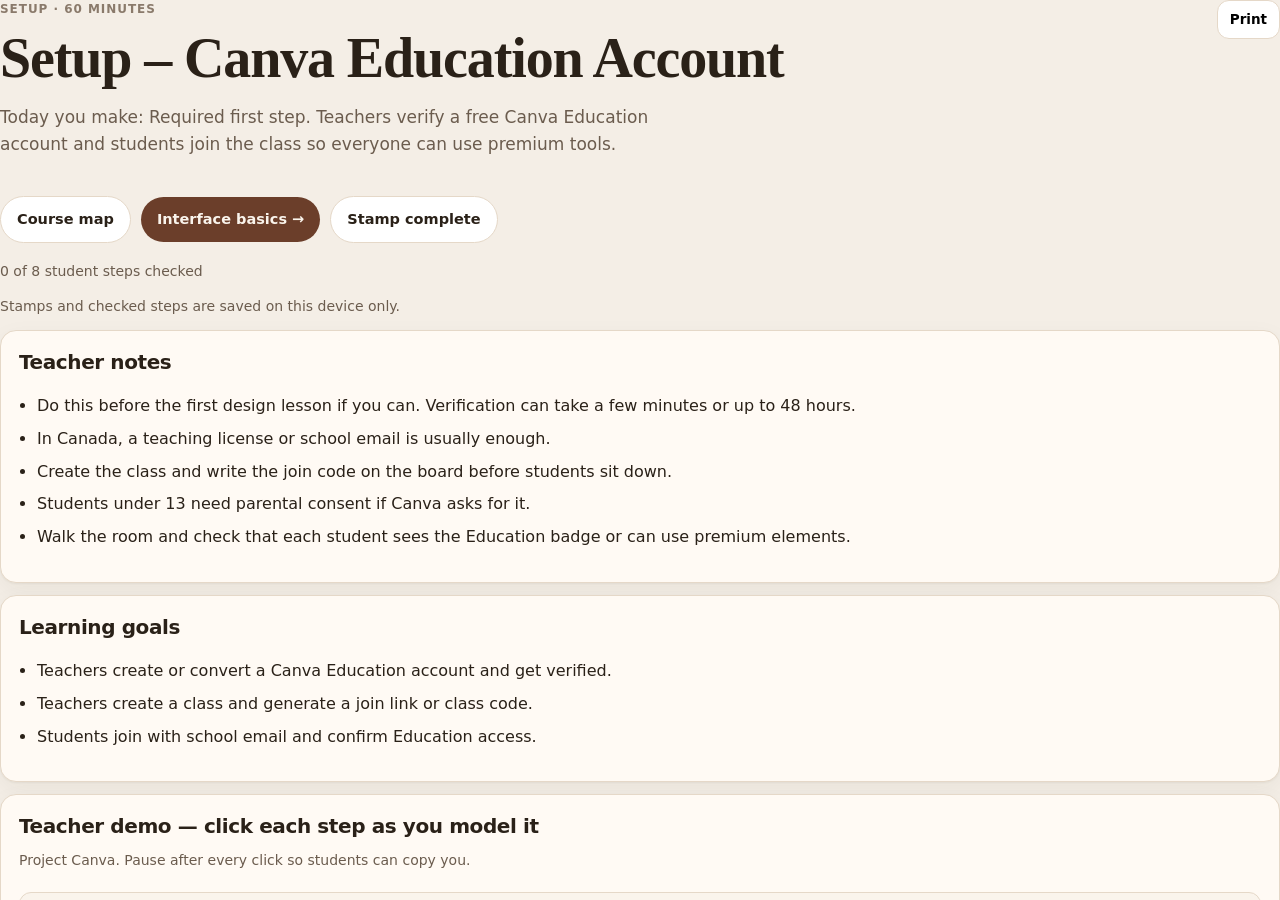
<file: setup.html>
<!DOCTYPE html>
<html lang="en">
<head>
  <meta charset="UTF-8" />
  <title>Setup · Grade 6 Tech</title>
  <meta http-equiv="refresh" content="0; url=lesson.html?n=0" />
  <link rel="canonical" href="lesson.html?n=0" />
</head>
<body>
  <p>Opening <a href="lesson.html?n=0">Setup</a>…</p>
</body>
</html>
</file>
<file: styles.css>
:root {
  --bg: #f4eee6;
  --surface: #faf4ec;
  --paper: #fffaf4;
  --fg: #2a2118;
  --muted: #6b5c4e;
  --subtle: #8a7a6b;
  --primary: #6b3e2a;
  --primary-soft: #ead9c8;
  --line: #e5d8c8;
  --hover-line: #d4c3b0;
  --shadow: 0 1px 2px rgba(42, 33, 24, 0.05), 0 8px 24px rgba(42, 33, 24, 0.05);
  --font-sans: "Figtree", ui-sans-serif, system-ui, sans-serif;
  --font-display: "Newsreader", "Iowan Old Style", Georgia, serif;
}

* { box-sizing: border-box; }
html, body { margin: 0; }
html { scroll-behavior: smooth; }
body {
  font-family: var(--font-sans);
  background: var(--bg);
  color: var(--fg);
  min-height: 100vh;
  line-height: 1.55;
}

a { color: var(--primary); text-decoration: none; }
a:hover { text-decoration: underline; }
button:not(:disabled) { cursor: pointer; }

.topbar {
  position: sticky;
  top: 0;
  z-index: 40;
  display: flex;
  align-items: center;
  justify-content: space-between;
  gap: 16px;
  padding: 14px 28px;
  background: var(--bg);
  border-bottom: 1px solid var(--line);
}
.brand-wrap { display: flex; align-items: center; gap: 8px; }
.brand {
  display: flex;
  align-items: center;
  gap: 12px;
  color: inherit;
  text-decoration: none;
}
.brand:hover { text-decoration: none; }
.logo {
  width: 36px;
  height: 36px;
  border-radius: 9px;
  background: var(--primary);
  color: var(--paper);
  display: grid;
  place-items: center;
  flex-shrink: 0;
}
.brand-title { font-weight: 650; font-size: 16px; letter-spacing: -0.01em; }
.brand-sub { font-size: 12px; color: var(--muted); margin-top: 1px; }
.menu-btn {
  display: none;
  width: 44px;
  height: 44px;
  border: 0;
  background: transparent;
  font-size: 20px;
  color: var(--fg);
}

.role-toggle {
  display: inline-flex;
  background: #fff;
  border: 1px solid var(--line);
  border-radius: 999px;
  padding: 3px;
}
.role-toggle button {
  border: 0;
  background: transparent;
  color: var(--muted);
  font: inherit;
  font-size: 13px;
  font-weight: 600;
  padding: 6px 12px;
  min-height: 32px;
  border-radius: 999px;
}
.role-toggle button.active {
  background: var(--primary);
  color: #faf4ec;
}

.shell {
  display: grid;
  grid-template-columns: 240px minmax(0, 1fr);
  min-height: calc(100vh - 65px);
}
.sidebar { padding: 22px 16px 40px 22px; }
.nav-label {
  font-size: 11px;
  letter-spacing: 0.08em;
  text-transform: uppercase;
  color: var(--subtle);
  font-weight: 650;
  margin: 18px 10px 8px;
}
.nav-label:first-child { margin-top: 0; }
.nav-meta { margin: 0 10px 8px; font-size: 12px; color: var(--subtle); }
.nav-link {
  display: flex;
  align-items: center;
  gap: 10px;
  padding: 8px 10px;
  border-radius: 10px;
  color: var(--fg);
  text-decoration: none;
  font-size: 14.5px;
}
.nav-link:hover { background: rgba(107, 62, 42, 0.07); text-decoration: none; }
.nav-link.active { background: var(--primary-soft); color: var(--primary); font-weight: 600; }
.nav-ico { width: 18px; text-align: center; opacity: 0.85; }

.nav-overlay {
  position: fixed;
  inset: 65px 0 0;
  z-index: 30;
  background: rgba(244, 238, 230, 0.97);
  overflow: auto;
  padding: 16px;
}

.main { padding: 28px 36px 80px; max-width: 1080px; }
.kicker {
  font-size: 12px;
  letter-spacing: 0.08em;
  text-transform: uppercase;
  color: var(--subtle);
  font-weight: 650;
  margin: 0 0 10px;
}
h1, h2, h3 { font-family: var(--font-display); font-weight: 560; letter-spacing: -0.02em; }
h1 { font-size: clamp(36px, 5vw, 56px); line-height: 1.05; margin: 0 0 16px; }
h2 { font-size: 28px; margin: 36px 0 14px; }
h3 { font-size: 22px; margin: 0 0 8px; }
.lead { font-size: 17px; color: var(--muted); max-width: 42rem; }

.actions { display: flex; flex-wrap: wrap; gap: 10px; margin: 22px 0 18px; align-items: center; }
.btn {
  display: inline-flex;
  align-items: center;
  gap: 8px;
  border: 0;
  border-radius: 999px;
  padding: 11px 16px;
  font: inherit;
  font-weight: 650;
  font-size: 14.5px;
  text-decoration: none;
}
.btn:hover { text-decoration: none; }
.btn-primary { background: var(--primary); color: #faf4ec; }
.btn-primary:hover { background: #4e2c1d; }
.btn-ghost {
  background: #fff;
  color: var(--fg);
  border: 1px solid var(--line);
}
.meta-row {
  display: flex;
  flex-wrap: wrap;
  gap: 16px;
  color: var(--muted);
  font-size: 14px;
}

.hero-grid {
  display: grid;
  grid-template-columns: minmax(0, 1fr) 320px;
  gap: 28px;
  align-items: start;
}
.panel {
  background: var(--paper);
  border: 1px solid var(--line);
  border-radius: 18px;
  box-shadow: var(--shadow);
  padding: 20px 22px;
}
.panel h3 { font-family: var(--font-sans); font-size: 20px; font-weight: 700; }
.soft-kicker { color: var(--subtle); font-size: 11px; letter-spacing: 0.08em; text-transform: uppercase; font-weight: 700; margin-bottom: 10px; }
.week-meta { color: var(--muted); font-size: 14px; margin-bottom: 6px; }
.panel p { color: var(--muted); font-size: 14.5px; }

.cards {
  display: grid;
  grid-template-columns: repeat(3, minmax(0, 1fr));
  gap: 14px;
}
.card {
  background: var(--paper);
  border: 1px solid var(--line);
  border-radius: 16px;
  padding: 16px 16px 14px;
  box-shadow: var(--shadow);
  color: inherit;
  text-decoration: none;
  display: block;
}
.card:hover { border-color: var(--hover-line); text-decoration: none; }
.card-top { display: flex; align-items: flex-start; justify-content: space-between; gap: 8px; }
.icon-pill {
  width: 34px; height: 34px; border-radius: 10px;
  background: var(--primary-soft); color: var(--primary);
  display: grid; place-items: center; font-size: 14px; font-weight: 600;
}
.badge {
  font-size: 11px; font-weight: 700; padding: 3px 8px; border-radius: 999px;
  background: var(--primary-soft); color: var(--primary);
}
.card h3 { font-family: var(--font-sans); font-size: 15.5px; font-weight: 700; margin: 12px 0 0; }
.weeks { color: var(--subtle); font-size: 12.5px; margin-top: 2px; }
.card p { color: var(--muted); font-size: 13.5px; margin: 10px 0 4px; }

.lesson-list {
  overflow: hidden;
  background: var(--paper);
  border: 1px solid var(--line);
  border-radius: 16px;
  box-shadow: var(--shadow);
}
.lesson-row {
  display: flex;
  align-items: flex-start;
  gap: 12px;
  padding: 14px 16px;
  color: inherit;
  text-decoration: none;
}
.lesson-row.bordered { border-top: 1px solid var(--line); }
.lesson-row:hover { background: rgba(234, 217, 200, 0.4); text-decoration: none; }
.row-top { display: flex; justify-content: space-between; gap: 8px; flex-wrap: wrap; }
.row-top strong { font-family: var(--font-sans); font-size: 16px; }
.mins { font-size: 12px; color: var(--subtle); }
.muted { display: block; margin-top: 2px; color: var(--muted); font-size: 14px; }

.note {
  background: var(--paper);
  border: 1px solid var(--line);
  border-radius: 16px;
  padding: 16px 18px;
  margin: 12px 0;
  box-shadow: var(--shadow);
}
.note h3, .note h4 { font-family: var(--font-sans); font-weight: 700; font-size: 20px; }
.steps { padding-left: 18px; }
.steps li { margin: 10px 0; }
.note ul { padding-left: 18px; }
.note li { margin: 8px 0; }
.teacher-only.hidden-role, .student-only.hidden-role { display: none !important; }
.hint { color: var(--muted); font-size: 14px; margin: 0 0 12px; }
.count { color: var(--muted); font-size: 14px; margin: 0 0 20px; }

.step-cards, .check-cards { list-style: none; padding: 0; margin: 0; display: flex; flex-direction: column; gap: 10px; }
.step-card, .check-card {
  width: 100%;
  display: flex;
  align-items: flex-start;
  gap: 12px;
  text-align: left;
  border: 1px solid var(--line);
  background: var(--surface);
  border-radius: 12px;
  padding: 14px;
  font: inherit;
  color: inherit;
}
.step-card:hover, .check-card:hover { border-color: var(--hover-line); }
.step-card.done, .check-card.done { background: rgba(234, 217, 200, 0.55); border-color: rgba(107, 62, 42, 0.25); }
.step-num {
  width: 32px;
  height: 32px;
  border-radius: 8px;
  background: var(--primary-soft);
  color: var(--primary);
  display: grid;
  place-items: center;
  font-size: 12px;
  font-weight: 700;
  flex-shrink: 0;
  font-variant-numeric: tabular-nums;
}
.step-num.stamped, .step-card.done .step-num { background: var(--primary); color: #faf4ec; }
.step-body { min-width: 0; flex: 1; }
.step-body strong { display: block; }
.step-body span { display: block; margin-top: 4px; color: var(--muted); font-size: 14px; line-height: 1.5; }
.check-box {
  width: 20px;
  height: 20px;
  margin-top: 2px;
  border-radius: 6px;
  border: 1px solid var(--hover-line);
  background: var(--paper);
  display: grid;
  place-items: center;
  font-size: 12px;
  flex-shrink: 0;
  color: #faf4ec;
}
.check-card.done .check-box { background: var(--primary); border-color: var(--primary); }
.check-card.done span:last-child { color: var(--muted); text-decoration: line-through; }

.toolbar { display: flex; gap: 8px; justify-content: flex-end; }
.ghost-btn {
  background: #fff; border: 1px solid var(--line); border-radius: 12px;
  padding: 8px 12px; font: inherit; font-size: 13.5px; font-weight: 650;
}

@media print {
  .site-updated-stamp { display: none !important; }
  .topbar, .sidebar, .toolbar, .actions, .role-toggle, .menu-btn, .nav-overlay { display: none !important; }
  .shell { display: block; }
  .main { padding: 0; max-width: none; }
  body { background: #fff; }
}

@media (max-width: 980px) {
  .shell { grid-template-columns: 1fr; }
  .sidebar { display: none; }
  .menu-btn { display: grid; place-items: center; }
  .hero-grid, .cards { grid-template-columns: 1fr; }
  .main { padding: 20px 16px 60px; }
  .topbar { padding: 12px 16px; }
}

.site-updated-stamp {
  font-size: 11px;
  line-height: 1.3;
  color: #6b7280;
  text-align: right;
  padding: 3px 16px;
  border-bottom: 1px solid rgba(0,0,0,.06);
  background: transparent;
}
@media print { .site-updated-stamp { display: none !important; } }


/* Example designs gallery */
.examples-gallery {
  display: grid;
  grid-template-columns: repeat(2, minmax(0, 1fr));
  gap: 16px;
  margin-top: 12px;
}
.example-card {
  background: #fff;
  border: 1px solid var(--line);
  border-radius: 16px;
  overflow: hidden;
  display: flex;
  flex-direction: column;
}
.example-thumb-link {
  display: block;
  background: #f3efe6;
  aspect-ratio: 4 / 3;
  overflow: hidden;
}
.example-thumb {
  width: 100%;
  height: 100%;
  object-fit: contain;
  display: block;
}
.example-meta {
  padding: 12px 14px 14px;
  display: flex;
  flex-direction: column;
  gap: 6px;
}
.example-label {
  font-size: 12px;
  font-weight: 650;
  letter-spacing: 0.04em;
  text-transform: uppercase;
  color: var(--muted);
}
.example-title {
  font-size: 14.5px;
  font-weight: 650;
  line-height: 1.3;
  color: var(--ink);
}
.example-open {
  align-self: flex-start;
  margin-top: 4px;
  text-decoration: none;
}
@media (max-width: 700px) {
  .examples-gallery { grid-template-columns: 1fr; }
}
@media print {
  .examples-note .example-open { display: none; }
}

/* Rubric table */
.rubric-wrap { overflow-x: auto; -webkit-overflow-scrolling: touch; margin: 8px 0 12px; }
.rubric { border-collapse: collapse; width: 100%; min-width: 640px; font-size: 14px; }
.rubric th, .rubric td { border: 1px solid var(--line); padding: 10px; vertical-align: top; text-align: left; }
.rubric thead th { background: var(--surface); font-family: var(--font-sans); }
@media (max-width: 640px) {
  .rubric { min-width: 0; }
  .rubric thead { display: none; }
  .rubric, .rubric tbody, .rubric tr, .rubric th, .rubric td { display: block; width: 100%; }
  .rubric tr { border: 1px solid var(--line); border-radius: 12px; margin-bottom: 12px; overflow: hidden; }
  .rubric th, .rubric td { border: 0; border-top: 1px solid var(--line); }
  .rubric tbody th { border-top: 0; background: var(--surface); }
  .rubric td::before { content: attr(data-level); display: block; font-weight: 700; font-size: 12px; color: var(--muted); margin-bottom: 4px; }
}
.teacher-details summary { cursor: pointer; list-style: revert; }
.teacher-details summary h3 { display: inline; margin: 0; }
.teacher-details .teacher-body { margin-top: 12px; overflow-wrap: anywhere; }
</file>
<file: palette.css>
:root {
  --accent: #0f766e;
  --highlight: #b4236a;
  --accent-soft: #d5efe9;
  --highlight-soft: #f8d7e8;
}
body::before {
  content: "";
  display: block;
  height: 6px;
  background: linear-gradient(90deg, var(--primary) 0 34%, var(--accent) 34% 67%, var(--highlight) 67% 100%);
}
.kicker { color: var(--accent); }
.badge { background: var(--highlight-soft); color: var(--highlight); }
.btn-ghost { border-color: var(--accent); color: var(--accent); }
@media print { body::before { display: none; } }
</file>
